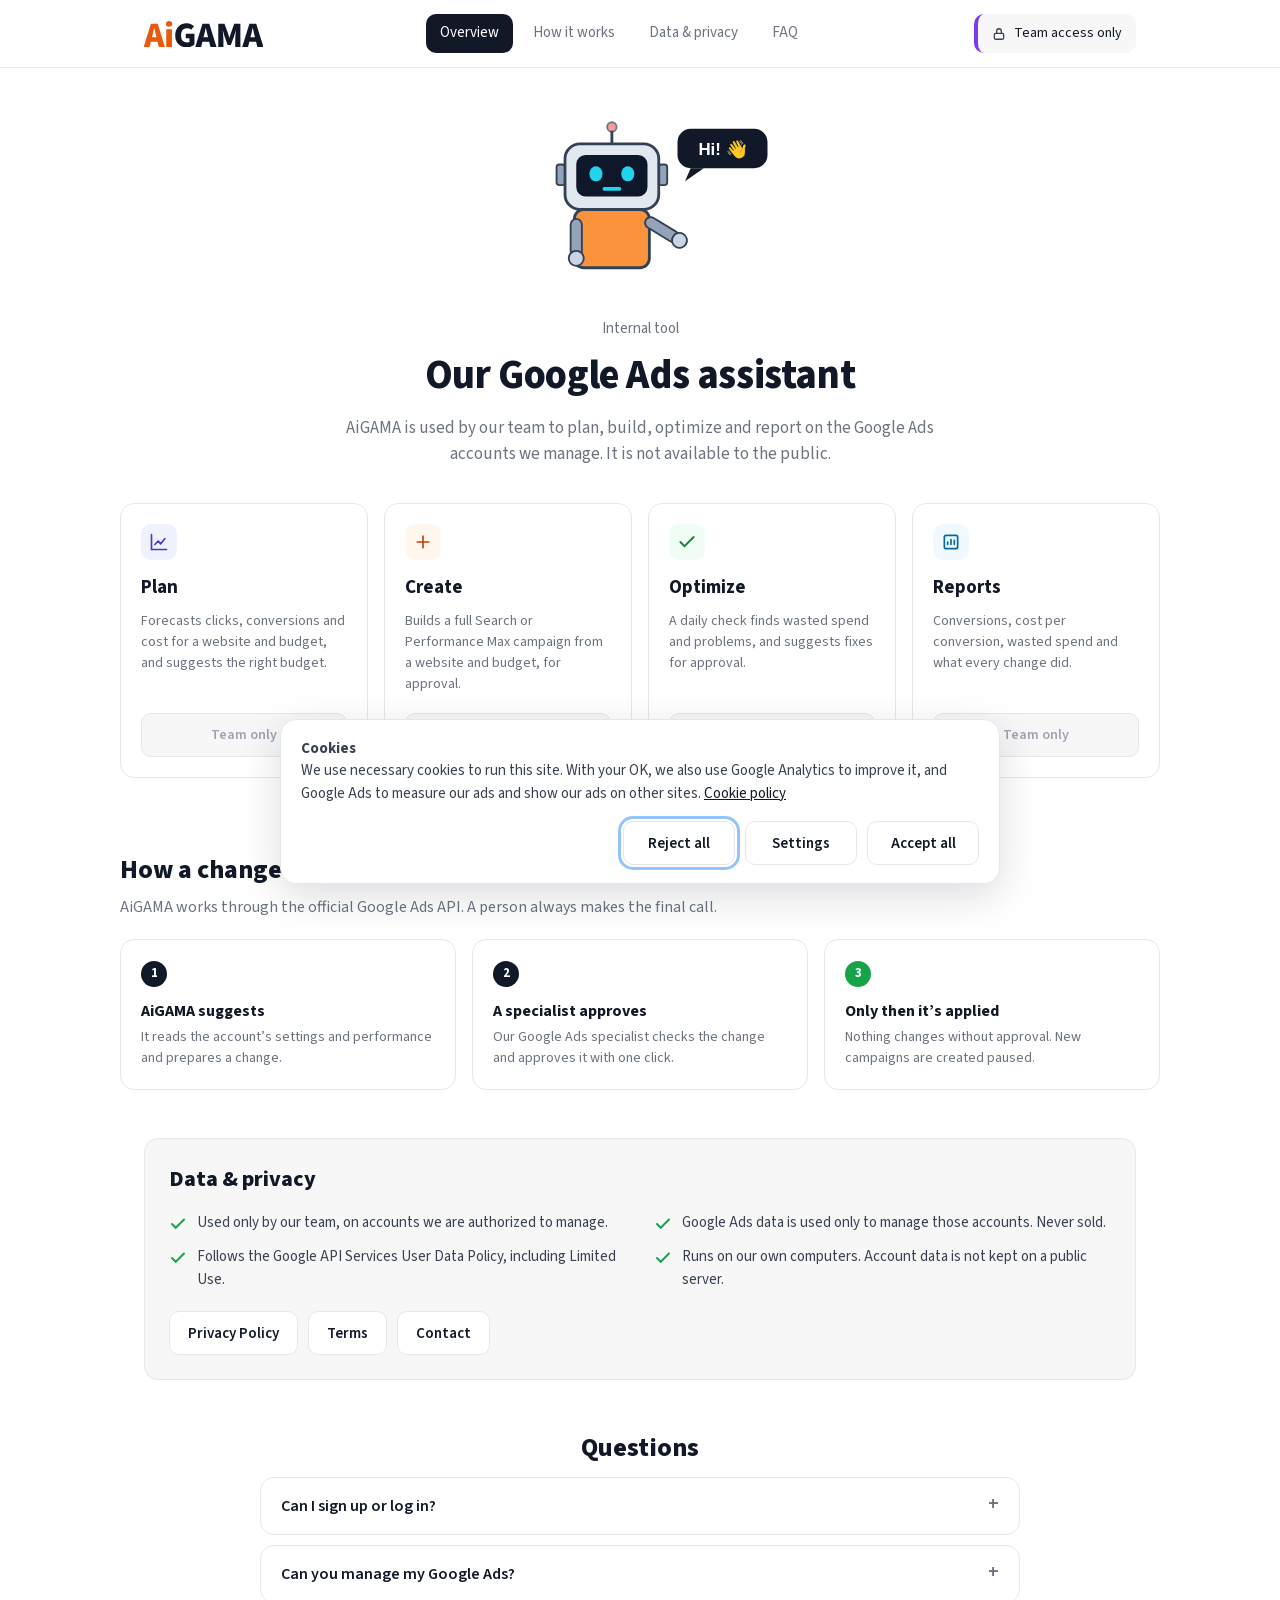
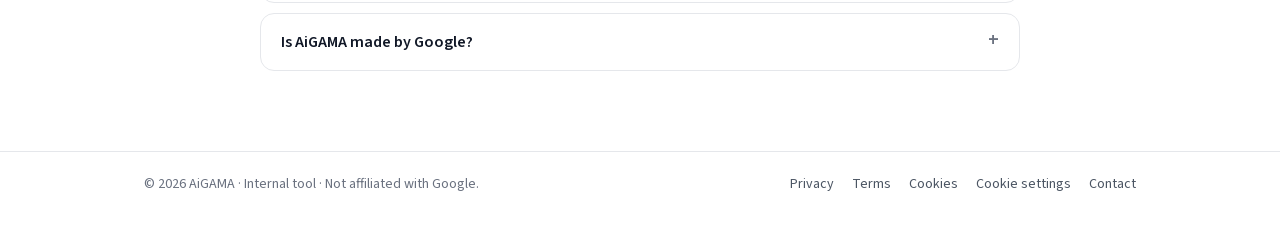
<file: index.html>
<!doctype html>
<html lang="en">
<head>
  <meta charset="utf-8">
  <meta name="viewport" content="width=device-width, initial-scale=1">
  <meta name="google-site-verification" content="aGVJF5UC2sdxecTn2peAi9qmZpqhLksQKVop2zjfUcA">
  <title>AiGAMA – Internal Google Ads tool</title>
  <meta name="description" content="AiGAMA is our internal tool for planning, building, optimizing and reporting on the Google Ads accounts we manage. Team access only.">
  <link rel="canonical" href="https://aigama.app/">
  <meta property="og:title" content="AiGAMA – Internal Google Ads tool">
  <meta property="og:description" content="Our internal tool for planning, building, optimizing and reporting on the Google Ads accounts we manage.">
  <meta property="og:url" content="https://aigama.app/">
  <meta property="og:type" content="website">
  <meta property="og:image" content="https://aigama.app/og-image.png">
  <meta property="og:image:width" content="1200">
  <meta property="og:image:height" content="630">
  <meta name="twitter:card" content="summary_large_image">
  <link rel="icon" href="favicon.ico" sizes="any">
  <link rel="icon" href="favicon.svg" type="image/svg+xml">
  <link rel="apple-touch-icon" href="apple-touch-icon.png">
  <link rel="manifest" href="site.webmanifest">
  <meta name="theme-color" content="#111827">
  <link rel="stylesheet" href="style.css">
</head>
<body>

<header class="topbar">
  <div class="wrap">
    <a href="/" class="logo" aria-label="AiGAMA – home">
      <img src="logo.svg" width="119" height="26" alt="AiGAMA">
    </a>
    <nav class="tabs" aria-label="Main">
      <a href="#top" class="active">Overview</a>
      <a href="#how">How it works</a>
      <a href="#data">Data &amp; privacy</a>
      <a href="#faq">FAQ</a>
    </nav>
    <span class="access-chip">
      <svg width="14" height="14" viewBox="0 0 24 24" fill="none" stroke="#374151" stroke-width="2.2" stroke-linecap="round" aria-hidden="true"><rect x="4" y="11" width="16" height="10" rx="2"/><path d="M8 11V7a4 4 0 0 1 8 0v4"/></svg>
      Team access only
    </span>
  </div>
</header>

<main id="top">

  <section class="home wrap">
    <img src="robot-hello.svg" width="300" height="184" alt="">
    <p class="greeting muted">Internal tool</p>
    <h1>Our Google Ads assistant</h1>
    <p class="sub muted">AiGAMA is used by our team to plan, build, optimize and report on the Google Ads accounts we manage. It is not available to the public.</p>

    <div class="cards">
      <div class="card tool">
        <div class="icon" style="background: #EEF2FF">
          <svg width="20" height="20" viewBox="0 0 24 24" fill="none" stroke="#4338CA" stroke-width="2" stroke-linecap="round" aria-hidden="true"><path d="M3 3v18h18"/><path d="M7 15l4-4 3 3 5-6"/></svg>
        </div>
        <h3>Plan</h3>
        <p class="muted">Forecasts clicks, conversions and cost for a website and budget, and suggests the right budget.</p>
        <span class="btn btn-locked" aria-disabled="true">Team only</span>
      </div>
      <div class="card tool">
        <div class="icon" style="background: #FFF7ED">
          <svg width="20" height="20" viewBox="0 0 24 24" fill="none" stroke="#C2410C" stroke-width="2" stroke-linecap="round" aria-hidden="true"><path d="M12 5v14M5 12h14"/></svg>
        </div>
        <h3>Create</h3>
        <p class="muted">Builds a full Search or Performance Max campaign from a website and budget, for approval.</p>
        <span class="btn btn-locked" aria-disabled="true">Team only</span>
      </div>
      <div class="card tool">
        <div class="icon" style="background: #F0FDF4">
          <svg width="20" height="20" viewBox="0 0 24 24" fill="none" stroke="#15803D" stroke-width="2.2" stroke-linecap="round" aria-hidden="true"><path d="M20 6L9 17l-5-5"/></svg>
        </div>
        <h3>Optimize</h3>
        <p class="muted">A daily check finds wasted spend and problems, and suggests fixes for approval.</p>
        <span class="btn btn-locked" aria-disabled="true">Team only</span>
      </div>
      <div class="card tool">
        <div class="icon" style="background: #F0F9FF">
          <svg width="20" height="20" viewBox="0 0 24 24" fill="none" stroke="#0369A1" stroke-width="2" stroke-linecap="round" aria-hidden="true"><rect x="4" y="4" width="16" height="16" rx="2"/><path d="M8 15v-3M12 15V9M16 15v-5"/></svg>
        </div>
        <h3>Reports</h3>
        <p class="muted">Conversions, cost per conversion, wasted spend and what every change did.</p>
        <span class="btn btn-locked" aria-disabled="true">Team only</span>
      </div>
    </div>
  </section>

  <section class="section wrap" id="how">
    <h2>How a change is made</h2>
    <p class="intro muted">AiGAMA works through the official Google Ads API. A person always makes the final call.</p>
    <div class="steps">
      <div class="card">
        <span class="num">1</span>
        <h3>AiGAMA suggests</h3>
        <p class="muted">It reads the account’s settings and performance and prepares a change.</p>
      </div>
      <div class="card">
        <span class="num">2</span>
        <h3>A specialist approves</h3>
        <p class="muted">Our Google Ads specialist checks the change and approves it with one click.</p>
      </div>
      <div class="card">
        <span class="num green">3</span>
        <h3>Only then it’s applied</h3>
        <p class="muted">Nothing changes without approval. New campaigns are created paused.</p>
      </div>
    </div>
  </section>

  <section class="wrap" id="data">
    <div class="panel">
      <h2 style="font-size: 22px; font-weight: 800">Data &amp; privacy</h2>
      <div class="panel-grid">
        <p class="check"><svg width="18" height="18" viewBox="0 0 24 24" fill="none" stroke="#16A34A" stroke-width="2.6" stroke-linecap="round" aria-hidden="true"><path d="M20 6L9 17l-5-5"/></svg>Used only by our team, on accounts we are authorized to manage.</p>
        <p class="check"><svg width="18" height="18" viewBox="0 0 24 24" fill="none" stroke="#16A34A" stroke-width="2.6" stroke-linecap="round" aria-hidden="true"><path d="M20 6L9 17l-5-5"/></svg>Google Ads data is used only to manage those accounts. Never sold.</p>
        <p class="check"><svg width="18" height="18" viewBox="0 0 24 24" fill="none" stroke="#16A34A" stroke-width="2.6" stroke-linecap="round" aria-hidden="true"><path d="M20 6L9 17l-5-5"/></svg>Follows the Google API Services User Data Policy, including Limited Use.</p>
        <p class="check"><svg width="18" height="18" viewBox="0 0 24 24" fill="none" stroke="#16A34A" stroke-width="2.6" stroke-linecap="round" aria-hidden="true"><path d="M20 6L9 17l-5-5"/></svg>Runs on our own computers. Account data is not kept on a public server.</p>
      </div>
      <div class="panel-links">
        <a href="privacy.html" class="btn">Privacy Policy</a>
        <a href="terms.html" class="btn">Terms</a>
        <a href="mailto:info@aigama.app" class="btn">Contact</a>
      </div>
    </div>
  </section>

  <section class="section faq wrap narrow" id="faq">
    <h2 class="center">Questions</h2>
    <details class="card"><summary>Can I sign up or log in?</summary><p class="muted">No. AiGAMA is an internal tool for our team only. There is no public sign-up or login.</p></details>
    <details class="card"><summary>Can you manage my Google Ads?</summary><p class="muted">Write to <a href="mailto:info@aigama.app">info@aigama.app</a> and tell us about your business.</p></details>
    <details class="card"><summary>Is AiGAMA made by Google?</summary><p class="muted">No. It uses the official Google Ads API but is not affiliated with or endorsed by Google.</p></details>
  </section>

</main>

<footer class="footer">
  <div class="wrap">
    <span class="muted">© 2026 AiGAMA · Internal tool · Not affiliated with Google.</span>
    <nav aria-label="Footer">
      <a href="privacy.html">Privacy</a>
      <a href="terms.html">Terms</a>
      <a href="cookies.html">Cookies</a>
      <a href="#" data-cookie-settings>Cookie settings</a>
      <a href="mailto:info@aigama.app">Contact</a>
    </nav>
  </div>
</footer>

<script src="consent.js"></script>
</body>
</html>
</file>
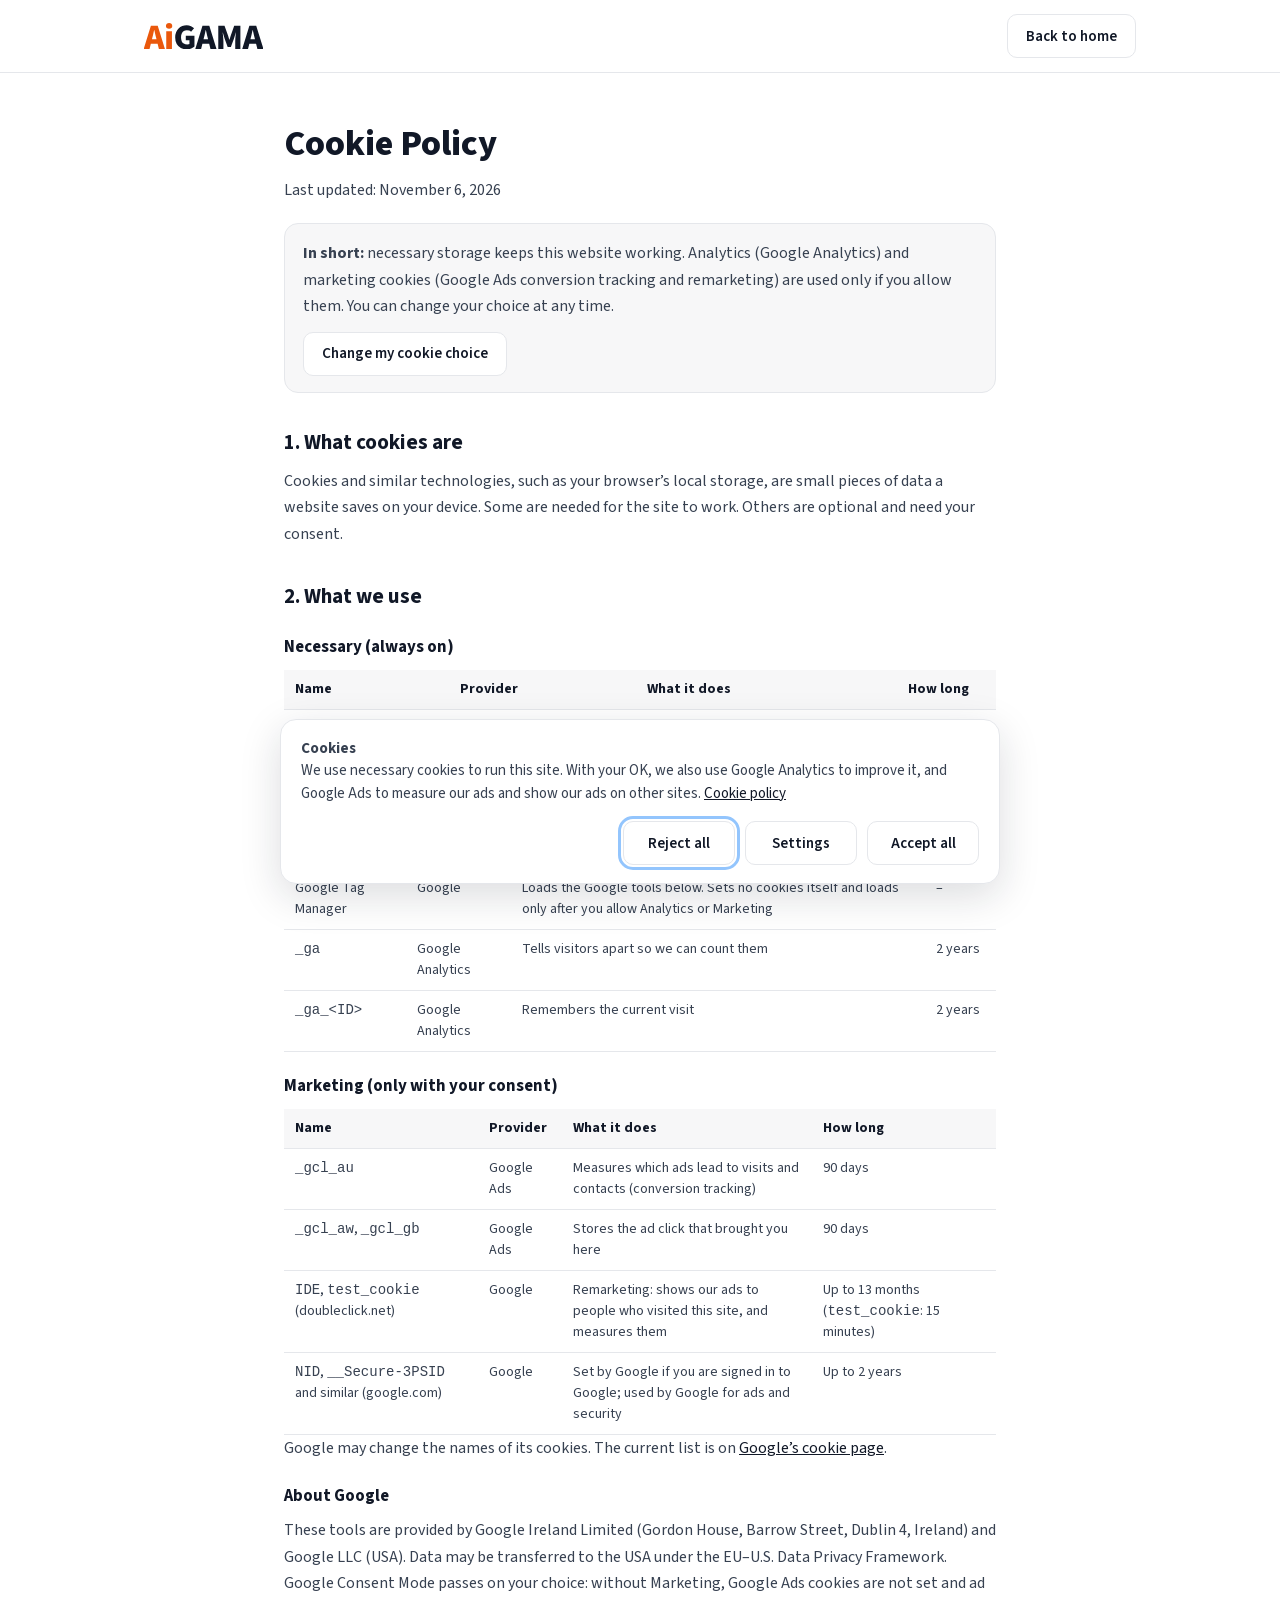
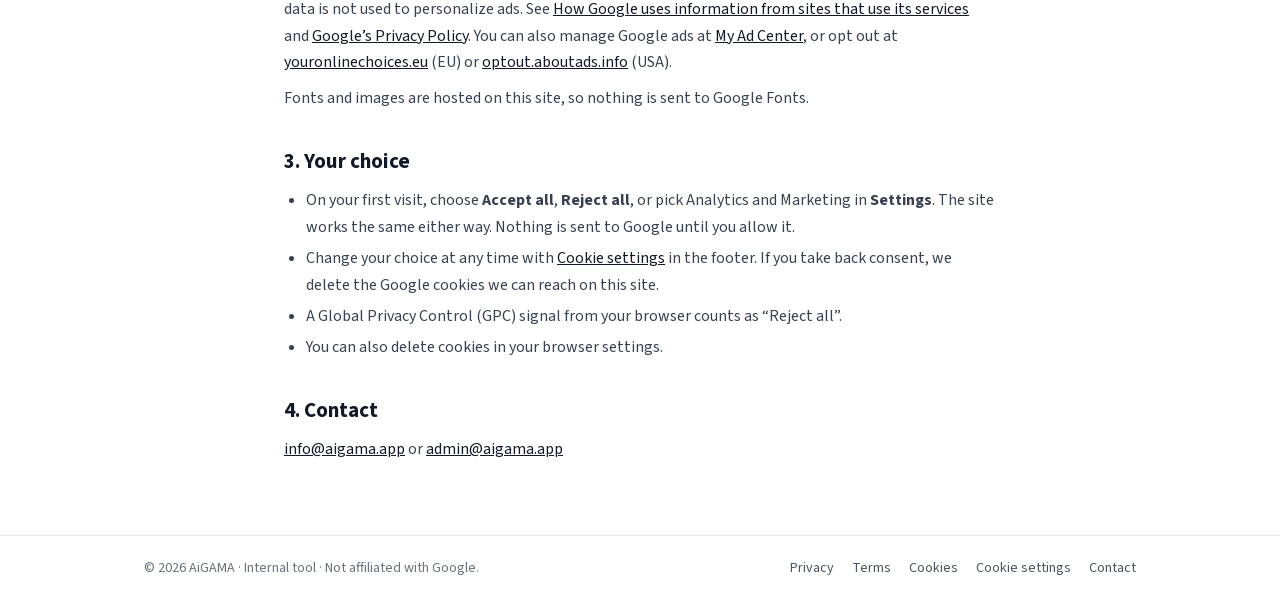
<file: cookies.html>
<!doctype html>
<html lang="en">
<head>
  <meta charset="utf-8">
  <meta name="viewport" content="width=device-width, initial-scale=1">
  <meta name="google-site-verification" content="aGVJF5UC2sdxecTn2peAi9qmZpqhLksQKVop2zjfUcA">
  <title>Cookie Policy – AiGAMA</title>
  <meta name="description" content="Which cookies the AiGAMA website uses, and how to change your choice.">
  <link rel="canonical" href="https://aigama.app/cookies.html">
  <link rel="icon" href="favicon.ico" sizes="any">
  <link rel="icon" href="favicon.svg" type="image/svg+xml">
  <link rel="apple-touch-icon" href="apple-touch-icon.png">
  <link rel="manifest" href="site.webmanifest">
  <meta name="theme-color" content="#111827">
  <link rel="stylesheet" href="style.css">
</head>
<body>

<header class="topbar">
  <div class="wrap">
    <a href="/" class="logo" aria-label="AiGAMA – home">
      <img src="logo.svg" width="119" height="26" alt="AiGAMA">
    </a>
    <a href="/" class="btn">Back to home</a>
  </div>
</header>

<main class="legal">
  <div class="wrap narrow">
    <h1>Cookie Policy</h1>
    <p class="updated muted">Last updated: November 6, 2026</p>

    <div class="box">
      <p><strong>In short:</strong> necessary storage keeps this website working. Analytics (Google Analytics) and marketing cookies (Google Ads conversion tracking and remarketing) are used only if you allow them. You can change your choice at any time.</p>
      <p style="margin-top: 12px"><a href="#" class="btn" data-cookie-settings>Change my cookie choice</a></p>
    </div>

    <h2>1. What cookies are</h2>
    <p>Cookies and similar technologies, such as your browser’s local storage, are small pieces of data a website saves on your device. Some are needed for the site to work. Others are optional and need your consent.</p>

    <h2>2. What we use</h2>

    <h3>Necessary (always on)</h3>
    <div class="table-scroll">
      <table>
        <thead><tr><th>Name</th><th>Provider</th><th>What it does</th><th>How long</th></tr></thead>
        <tbody>
          <tr><td><code>aigama_consent</code></td><td>AiGAMA (local storage)</td><td>Remembers your cookie choices</td><td>12 months</td></tr>
        </tbody>
      </table>
    </div>

    <h3>Analytics (only with your consent)</h3>
    <div class="table-scroll">
      <table>
        <thead><tr><th>Name</th><th>Provider</th><th>What it does</th><th>How long</th></tr></thead>
        <tbody>
          <tr><td>Google Tag Manager</td><td>Google</td><td>Loads the Google tools below. Sets no cookies itself and loads only after you allow Analytics or Marketing</td><td>–</td></tr>
          <tr><td><code>_ga</code></td><td>Google Analytics</td><td>Tells visitors apart so we can count them</td><td>2 years</td></tr>
          <tr><td><code>_ga_&lt;ID&gt;</code></td><td>Google Analytics</td><td>Remembers the current visit</td><td>2 years</td></tr>
        </tbody>
      </table>
    </div>

    <h3>Marketing (only with your consent)</h3>
    <div class="table-scroll">
      <table>
        <thead><tr><th>Name</th><th>Provider</th><th>What it does</th><th>How long</th></tr></thead>
        <tbody>
          <tr><td><code>_gcl_au</code></td><td>Google Ads</td><td>Measures which ads lead to visits and contacts (conversion tracking)</td><td>90 days</td></tr>
          <tr><td><code>_gcl_aw</code>, <code>_gcl_gb</code></td><td>Google Ads</td><td>Stores the ad click that brought you here</td><td>90 days</td></tr>
          <tr><td><code>IDE</code>, <code>test_cookie</code> (doubleclick.net)</td><td>Google</td><td>Remarketing: shows our ads to people who visited this site, and measures them</td><td>Up to 13 months (<code>test_cookie</code>: 15 minutes)</td></tr>
          <tr><td><code>NID</code>, <code>__Secure-3PSID</code> and similar (google.com)</td><td>Google</td><td>Set by Google if you are signed in to Google; used by Google for ads and security</td><td>Up to 2 years</td></tr>
        </tbody>
      </table>
    </div>
    <p>Google may change the names of its cookies. The current list is on <a href="https://business.safety.google/adscookies/" rel="noopener">Google’s cookie page</a>.</p>

    <h3>About Google</h3>
    <p>These tools are provided by Google Ireland Limited (Gordon House, Barrow Street, Dublin 4, Ireland) and Google LLC (USA). Data may be transferred to the USA under the EU–U.S. Data Privacy Framework. Google Consent Mode passes on your choice: without Marketing, Google Ads cookies are not set and ad data is not used to personalize ads. See <a href="https://policies.google.com/technologies/partner-sites" rel="noopener">How Google uses information from sites that use its services</a> and <a href="https://policies.google.com/privacy" rel="noopener">Google’s Privacy Policy</a>. You can also manage Google ads at <a href="https://myadcenter.google.com/" rel="noopener">My Ad Center</a>, or opt out at <a href="https://www.youronlinechoices.eu/" rel="noopener">youronlinechoices.eu</a> (EU) or <a href="https://optout.aboutads.info/" rel="noopener">optout.aboutads.info</a> (USA).</p>
    <p>Fonts and images are hosted on this site, so nothing is sent to Google Fonts.</p>

    <h2>3. Your choice</h2>
    <ul>
      <li>On your first visit, choose <strong>Accept all</strong>, <strong>Reject all</strong>, or pick Analytics and Marketing in <strong>Settings</strong>. The site works the same either way. Nothing is sent to Google until you allow it.</li>
      <li>Change your choice at any time with <a href="#" data-cookie-settings>Cookie settings</a> in the footer. If you take back consent, we delete the Google cookies we can reach on this site.</li>
      <li>A Global Privacy Control (GPC) signal from your browser counts as “Reject all”.</li>
      <li>You can also delete cookies in your browser settings.</li>
    </ul>

    <h2>4. Contact</h2>
    <p><a href="mailto:info@aigama.app">info@aigama.app</a> or <a href="mailto:admin@aigama.app">admin@aigama.app</a></p>
  </div>
</main>

<footer class="footer">
  <div class="wrap">
    <span class="muted">© 2026 AiGAMA · Internal tool · Not affiliated with Google.</span>
    <nav aria-label="Footer">
      <a href="privacy.html">Privacy</a>
      <a href="terms.html">Terms</a>
      <a href="cookies.html">Cookies</a>
      <a href="#" data-cookie-settings>Cookie settings</a>
      <a href="mailto:info@aigama.app">Contact</a>
    </nav>
  </div>
</footer>

<script src="consent.js"></script>
</body>
</html>
</file>
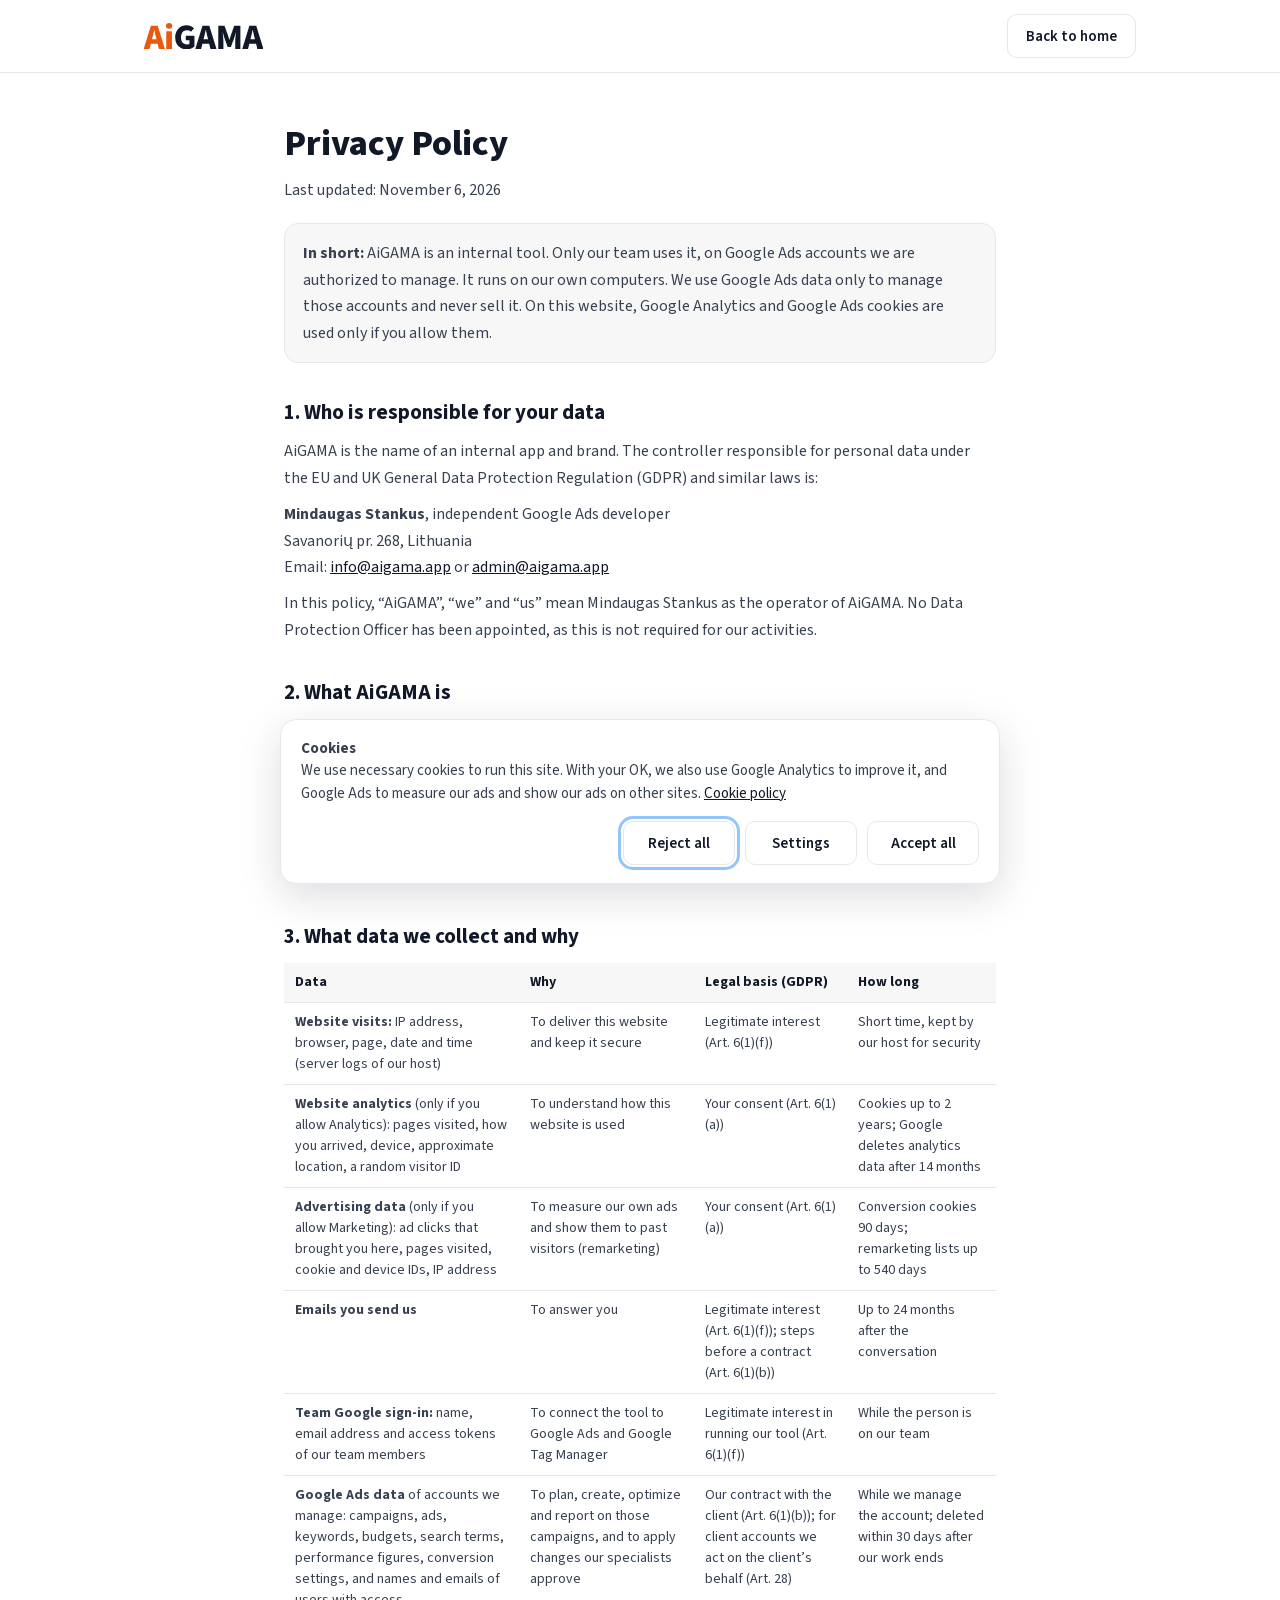
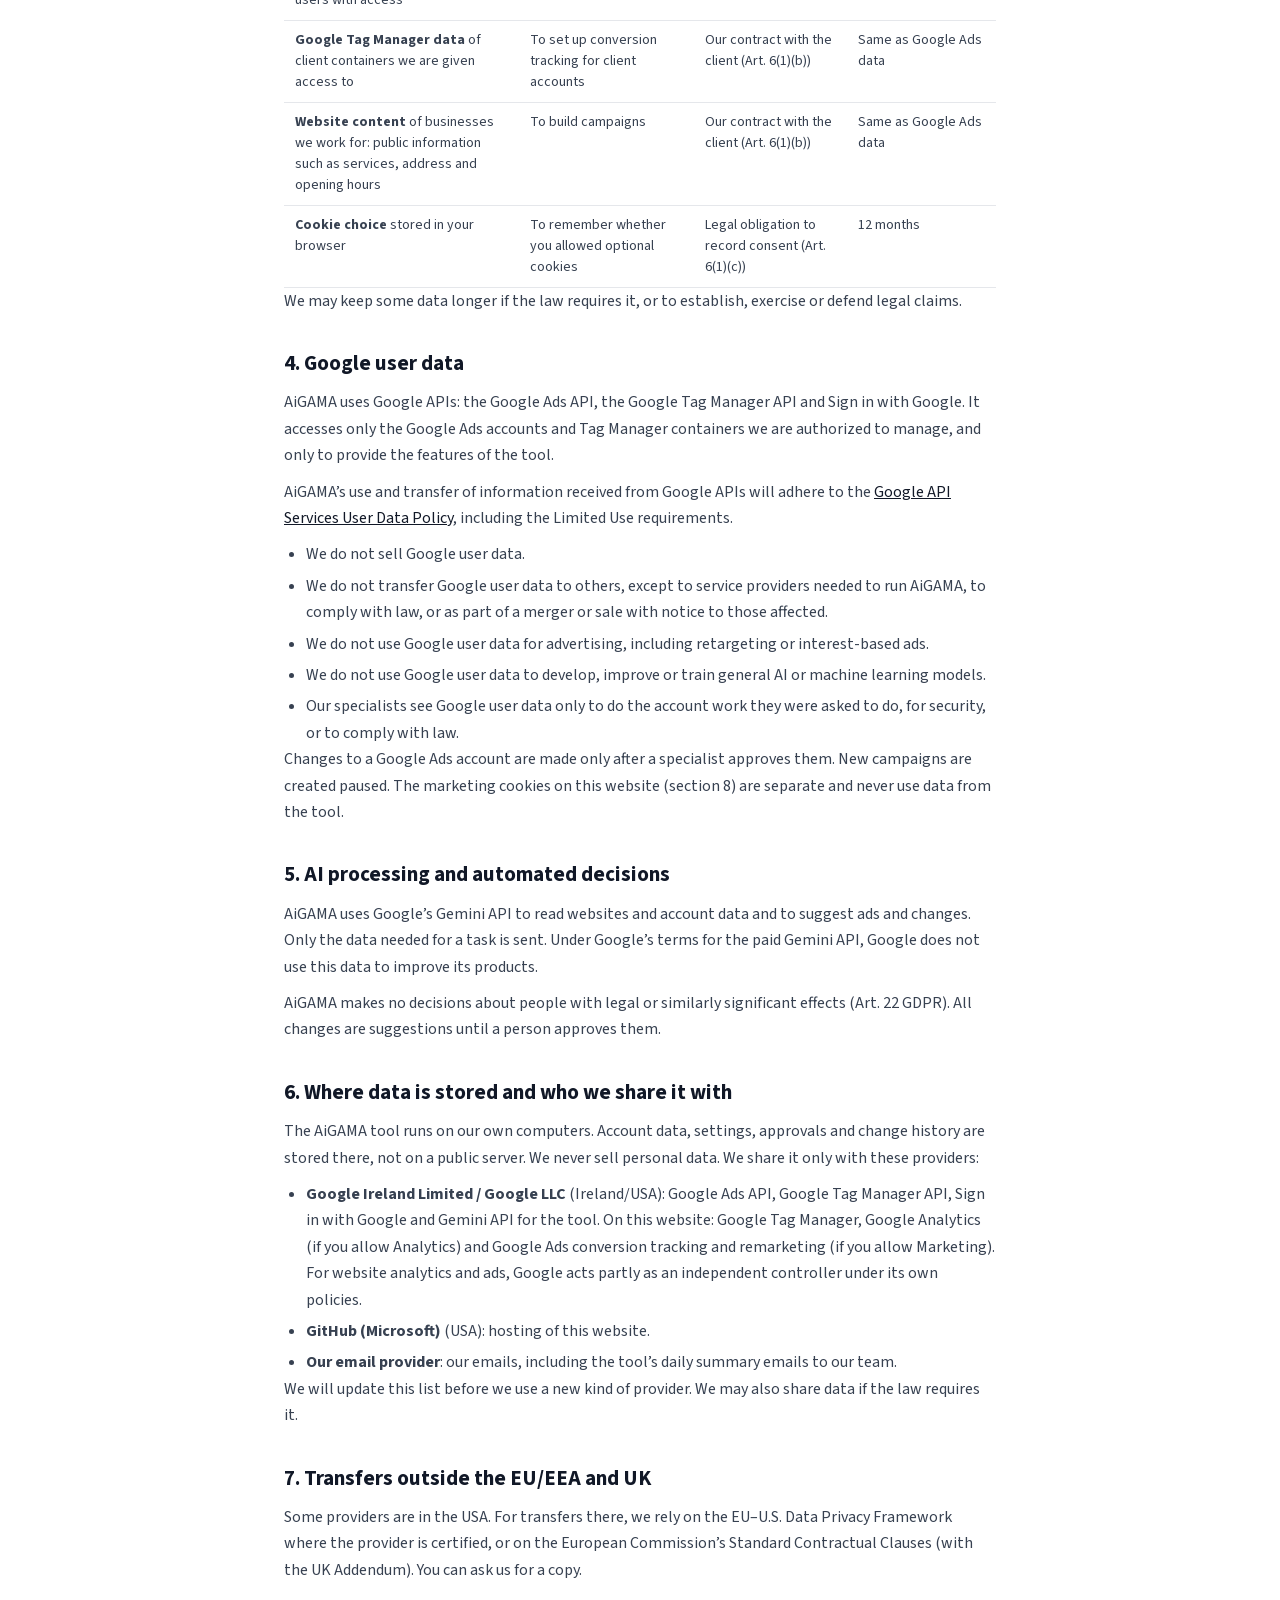
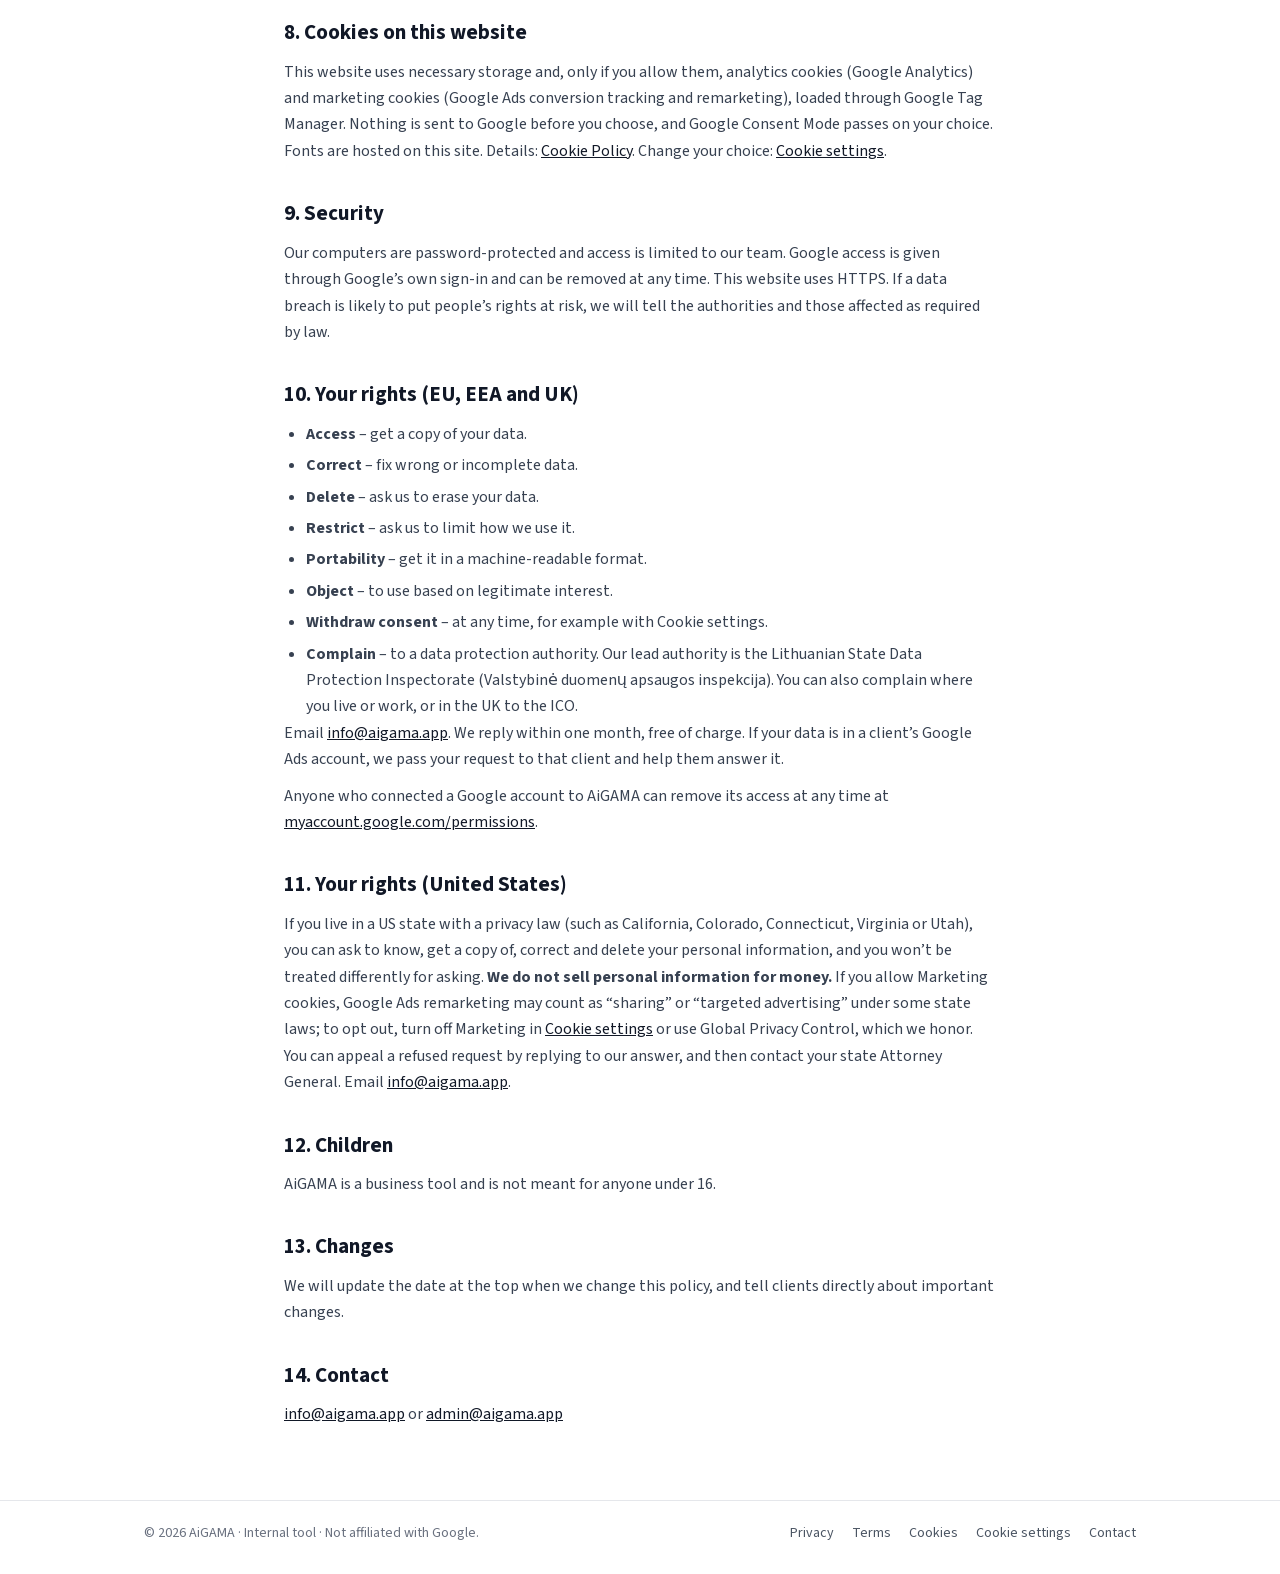
<file: privacy.html>
<!doctype html>
<html lang="en">
<head>
  <meta charset="utf-8">
  <meta name="viewport" content="width=device-width, initial-scale=1">
  <meta name="google-site-verification" content="aGVJF5UC2sdxecTn2peAi9qmZpqhLksQKVop2zjfUcA">
  <title>Privacy Policy – AiGAMA</title>
  <meta name="description" content="How AiGAMA, an internal Google Ads tool, handles data from this website and from the Google Ads accounts we manage.">
  <link rel="canonical" href="https://aigama.app/privacy.html">
  <link rel="icon" href="favicon.ico" sizes="any">
  <link rel="icon" href="favicon.svg" type="image/svg+xml">
  <link rel="apple-touch-icon" href="apple-touch-icon.png">
  <link rel="manifest" href="site.webmanifest">
  <meta name="theme-color" content="#111827">
  <link rel="stylesheet" href="style.css">
</head>
<body>

<header class="topbar">
  <div class="wrap">
    <a href="/" class="logo" aria-label="AiGAMA – home">
      <img src="logo.svg" width="119" height="26" alt="AiGAMA">
    </a>
    <a href="/" class="btn">Back to home</a>
  </div>
</header>

<main class="legal">
  <div class="wrap narrow">
    <h1>Privacy Policy</h1>
    <p class="updated muted">Last updated: November 6, 2026</p>

    <div class="box">
      <p><strong>In short:</strong> AiGAMA is an internal tool. Only our team uses it, on Google Ads accounts we are authorized to manage. It runs on our own computers. We use Google Ads data only to manage those accounts and never sell it. On this website, Google Analytics and Google Ads cookies are used only if you allow them.</p>
    </div>

    <h2>1. Who is responsible for your data</h2>
    <p>AiGAMA is the name of an internal app and brand. The controller responsible for personal data under the EU and UK General Data Protection Regulation (GDPR) and similar laws is:</p>
    <p><strong>Mindaugas Stankus</strong>, independent Google Ads developer<br>Savanorių pr. 268, Lithuania<br>Email: <a href="mailto:info@aigama.app">info@aigama.app</a> or <a href="mailto:admin@aigama.app">admin@aigama.app</a></p>
    <p>In this policy, “AiGAMA”, “we” and “us” mean Mindaugas Stankus as the operator of AiGAMA. No Data Protection Officer has been appointed, as this is not required for our activities.</p>

    <h2>2. What AiGAMA is</h2>
    <p>AiGAMA is an internal tool for planning, creating, optimizing and reporting on Google Ads campaigns. It is used only by our own Google Ads specialists and runs on our own computers. It is not offered to the public, and there is no public sign-up or login.</p>
    <p>We use it on our own Google Ads accounts and on client accounts that we manage with the account owner’s permission, usually through a Google Ads manager account. When we manage a client’s account, we process its data on the client’s behalf, under our agreement with the client.</p>

    <h2>3. What data we collect and why</h2>
    <div class="table-scroll">
      <table>
        <thead><tr><th>Data</th><th>Why</th><th>Legal basis (GDPR)</th><th>How long</th></tr></thead>
        <tbody>
          <tr>
            <td><strong>Website visits:</strong> IP address, browser, page, date and time (server logs of our host)</td>
            <td>To deliver this website and keep it secure</td>
            <td>Legitimate interest (Art. 6(1)(f))</td>
            <td>Short time, kept by our host for security</td>
          </tr>
          <tr>
            <td><strong>Website analytics</strong> (only if you allow Analytics): pages visited, how you arrived, device, approximate location, a random visitor ID</td>
            <td>To understand how this website is used</td>
            <td>Your consent (Art. 6(1)(a))</td>
            <td>Cookies up to 2 years; Google deletes analytics data after 14 months</td>
          </tr>
          <tr>
            <td><strong>Advertising data</strong> (only if you allow Marketing): ad clicks that brought you here, pages visited, cookie and device IDs, IP address</td>
            <td>To measure our own ads and show them to past visitors (remarketing)</td>
            <td>Your consent (Art. 6(1)(a))</td>
            <td>Conversion cookies 90 days; remarketing lists up to 540 days</td>
          </tr>
          <tr>
            <td><strong>Emails you send us</strong></td>
            <td>To answer you</td>
            <td>Legitimate interest (Art. 6(1)(f)); steps before a contract (Art. 6(1)(b))</td>
            <td>Up to 24 months after the conversation</td>
          </tr>
          <tr>
            <td><strong>Team Google sign-in:</strong> name, email address and access tokens of our team members</td>
            <td>To connect the tool to Google Ads and Google Tag Manager</td>
            <td>Legitimate interest in running our tool (Art. 6(1)(f))</td>
            <td>While the person is on our team</td>
          </tr>
          <tr>
            <td><strong>Google Ads data</strong> of accounts we manage: campaigns, ads, keywords, budgets, search terms, performance figures, conversion settings, and names and emails of users with access</td>
            <td>To plan, create, optimize and report on those campaigns, and to apply changes our specialists approve</td>
            <td>Our contract with the client (Art. 6(1)(b)); for client accounts we act on the client’s behalf (Art. 28)</td>
            <td>While we manage the account; deleted within 30 days after our work ends</td>
          </tr>
          <tr>
            <td><strong>Google Tag Manager data</strong> of client containers we are given access to</td>
            <td>To set up conversion tracking for client accounts</td>
            <td>Our contract with the client (Art. 6(1)(b))</td>
            <td>Same as Google Ads data</td>
          </tr>
          <tr>
            <td><strong>Website content</strong> of businesses we work for: public information such as services, address and opening hours</td>
            <td>To build campaigns</td>
            <td>Our contract with the client (Art. 6(1)(b))</td>
            <td>Same as Google Ads data</td>
          </tr>
          <tr>
            <td><strong>Cookie choice</strong> stored in your browser</td>
            <td>To remember whether you allowed optional cookies</td>
            <td>Legal obligation to record consent (Art. 6(1)(c))</td>
            <td>12 months</td>
          </tr>
        </tbody>
      </table>
    </div>
    <p>We may keep some data longer if the law requires it, or to establish, exercise or defend legal claims.</p>

    <h2>4. Google user data</h2>
    <p>AiGAMA uses Google APIs: the Google Ads API, the Google Tag Manager API and Sign in with Google. It accesses only the Google Ads accounts and Tag Manager containers we are authorized to manage, and only to provide the features of the tool.</p>
    <p>AiGAMA’s use and transfer of information received from Google APIs will adhere to the <a href="https://developers.google.com/terms/api-services-user-data-policy" rel="noopener">Google API Services User Data Policy</a>, including the Limited Use requirements.</p>
    <ul>
      <li>We do not sell Google user data.</li>
      <li>We do not transfer Google user data to others, except to service providers needed to run AiGAMA, to comply with law, or as part of a merger or sale with notice to those affected.</li>
      <li>We do not use Google user data for advertising, including retargeting or interest-based ads.</li>
      <li>We do not use Google user data to develop, improve or train general AI or machine learning models.</li>
      <li>Our specialists see Google user data only to do the account work they were asked to do, for security, or to comply with law.</li>
    </ul>
    <p>Changes to a Google Ads account are made only after a specialist approves them. New campaigns are created paused. The marketing cookies on this website (section 8) are separate and never use data from the tool.</p>

    <h2>5. AI processing and automated decisions</h2>
    <p>AiGAMA uses Google’s Gemini API to read websites and account data and to suggest ads and changes. Only the data needed for a task is sent. Under Google’s terms for the paid Gemini API, Google does not use this data to improve its products.</p>
    <p>AiGAMA makes no decisions about people with legal or similarly significant effects (Art. 22 GDPR). All changes are suggestions until a person approves them.</p>

    <h2>6. Where data is stored and who we share it with</h2>
    <p>The AiGAMA tool runs on our own computers. Account data, settings, approvals and change history are stored there, not on a public server. We never sell personal data. We share it only with these providers:</p>
    <ul>
      <li><strong>Google Ireland Limited / Google LLC</strong> (Ireland/USA): Google Ads API, Google Tag Manager API, Sign in with Google and Gemini API for the tool. On this website: Google Tag Manager, Google Analytics (if you allow Analytics) and Google Ads conversion tracking and remarketing (if you allow Marketing). For website analytics and ads, Google acts partly as an independent controller under its own policies.</li>
      <li><strong>GitHub (Microsoft)</strong> (USA): hosting of this website.</li>
      <li><strong>Our email provider</strong>: our emails, including the tool’s daily summary emails to our team.</li>
    </ul>
    <p>We will update this list before we use a new kind of provider. We may also share data if the law requires it.</p>

    <h2>7. Transfers outside the EU/EEA and UK</h2>
    <p>Some providers are in the USA. For transfers there, we rely on the EU–U.S. Data Privacy Framework where the provider is certified, or on the European Commission’s Standard Contractual Clauses (with the UK Addendum). You can ask us for a copy.</p>

    <h2>8. Cookies on this website</h2>
    <p>This website uses necessary storage and, only if you allow them, analytics cookies (Google Analytics) and marketing cookies (Google Ads conversion tracking and remarketing), loaded through Google Tag Manager. Nothing is sent to Google before you choose, and Google Consent Mode passes on your choice. Fonts are hosted on this site. Details: <a href="cookies.html">Cookie Policy</a>. Change your choice: <a href="#" data-cookie-settings>Cookie settings</a>.</p>

    <h2>9. Security</h2>
    <p>Our computers are password-protected and access is limited to our team. Google access is given through Google’s own sign-in and can be removed at any time. This website uses HTTPS. If a data breach is likely to put people’s rights at risk, we will tell the authorities and those affected as required by law.</p>

    <h2>10. Your rights (EU, EEA and UK)</h2>
    <ul>
      <li><strong>Access</strong> – get a copy of your data.</li>
      <li><strong>Correct</strong> – fix wrong or incomplete data.</li>
      <li><strong>Delete</strong> – ask us to erase your data.</li>
      <li><strong>Restrict</strong> – ask us to limit how we use it.</li>
      <li><strong>Portability</strong> – get it in a machine-readable format.</li>
      <li><strong>Object</strong> – to use based on legitimate interest.</li>
      <li><strong>Withdraw consent</strong> – at any time, for example with Cookie settings.</li>
      <li><strong>Complain</strong> – to a data protection authority. Our lead authority is the Lithuanian State Data Protection Inspectorate (Valstybinė duomenų apsaugos inspekcija). You can also complain where you live or work, or in the UK to the ICO.</li>
    </ul>
    <p>Email <a href="mailto:info@aigama.app">info@aigama.app</a>. We reply within one month, free of charge. If your data is in a client’s Google Ads account, we pass your request to that client and help them answer it.</p>
    <p>Anyone who connected a Google account to AiGAMA can remove its access at any time at <a href="https://myaccount.google.com/permissions" rel="noopener">myaccount.google.com/permissions</a>.</p>

    <h2>11. Your rights (United States)</h2>
    <p>If you live in a US state with a privacy law (such as California, Colorado, Connecticut, Virginia or Utah), you can ask to know, get a copy of, correct and delete your personal information, and you won’t be treated differently for asking. <strong>We do not sell personal information for money.</strong> If you allow Marketing cookies, Google Ads remarketing may count as “sharing” or “targeted advertising” under some state laws; to opt out, turn off Marketing in <a href="#" data-cookie-settings>Cookie settings</a> or use Global Privacy Control, which we honor. You can appeal a refused request by replying to our answer, and then contact your state Attorney General. Email <a href="mailto:info@aigama.app">info@aigama.app</a>.</p>

    <h2>12. Children</h2>
    <p>AiGAMA is a business tool and is not meant for anyone under 16.</p>

    <h2>13. Changes</h2>
    <p>We will update the date at the top when we change this policy, and tell clients directly about important changes.</p>

    <h2>14. Contact</h2>
    <p><a href="mailto:info@aigama.app">info@aigama.app</a> or <a href="mailto:admin@aigama.app">admin@aigama.app</a></p>
  </div>
</main>

<footer class="footer">
  <div class="wrap">
    <span class="muted">© 2026 AiGAMA · Internal tool · Not affiliated with Google.</span>
    <nav aria-label="Footer">
      <a href="privacy.html">Privacy</a>
      <a href="terms.html">Terms</a>
      <a href="cookies.html">Cookies</a>
      <a href="#" data-cookie-settings>Cookie settings</a>
      <a href="mailto:info@aigama.app">Contact</a>
    </nav>
  </div>
</footer>

<script src="consent.js"></script>
</body>
</html>
</file>
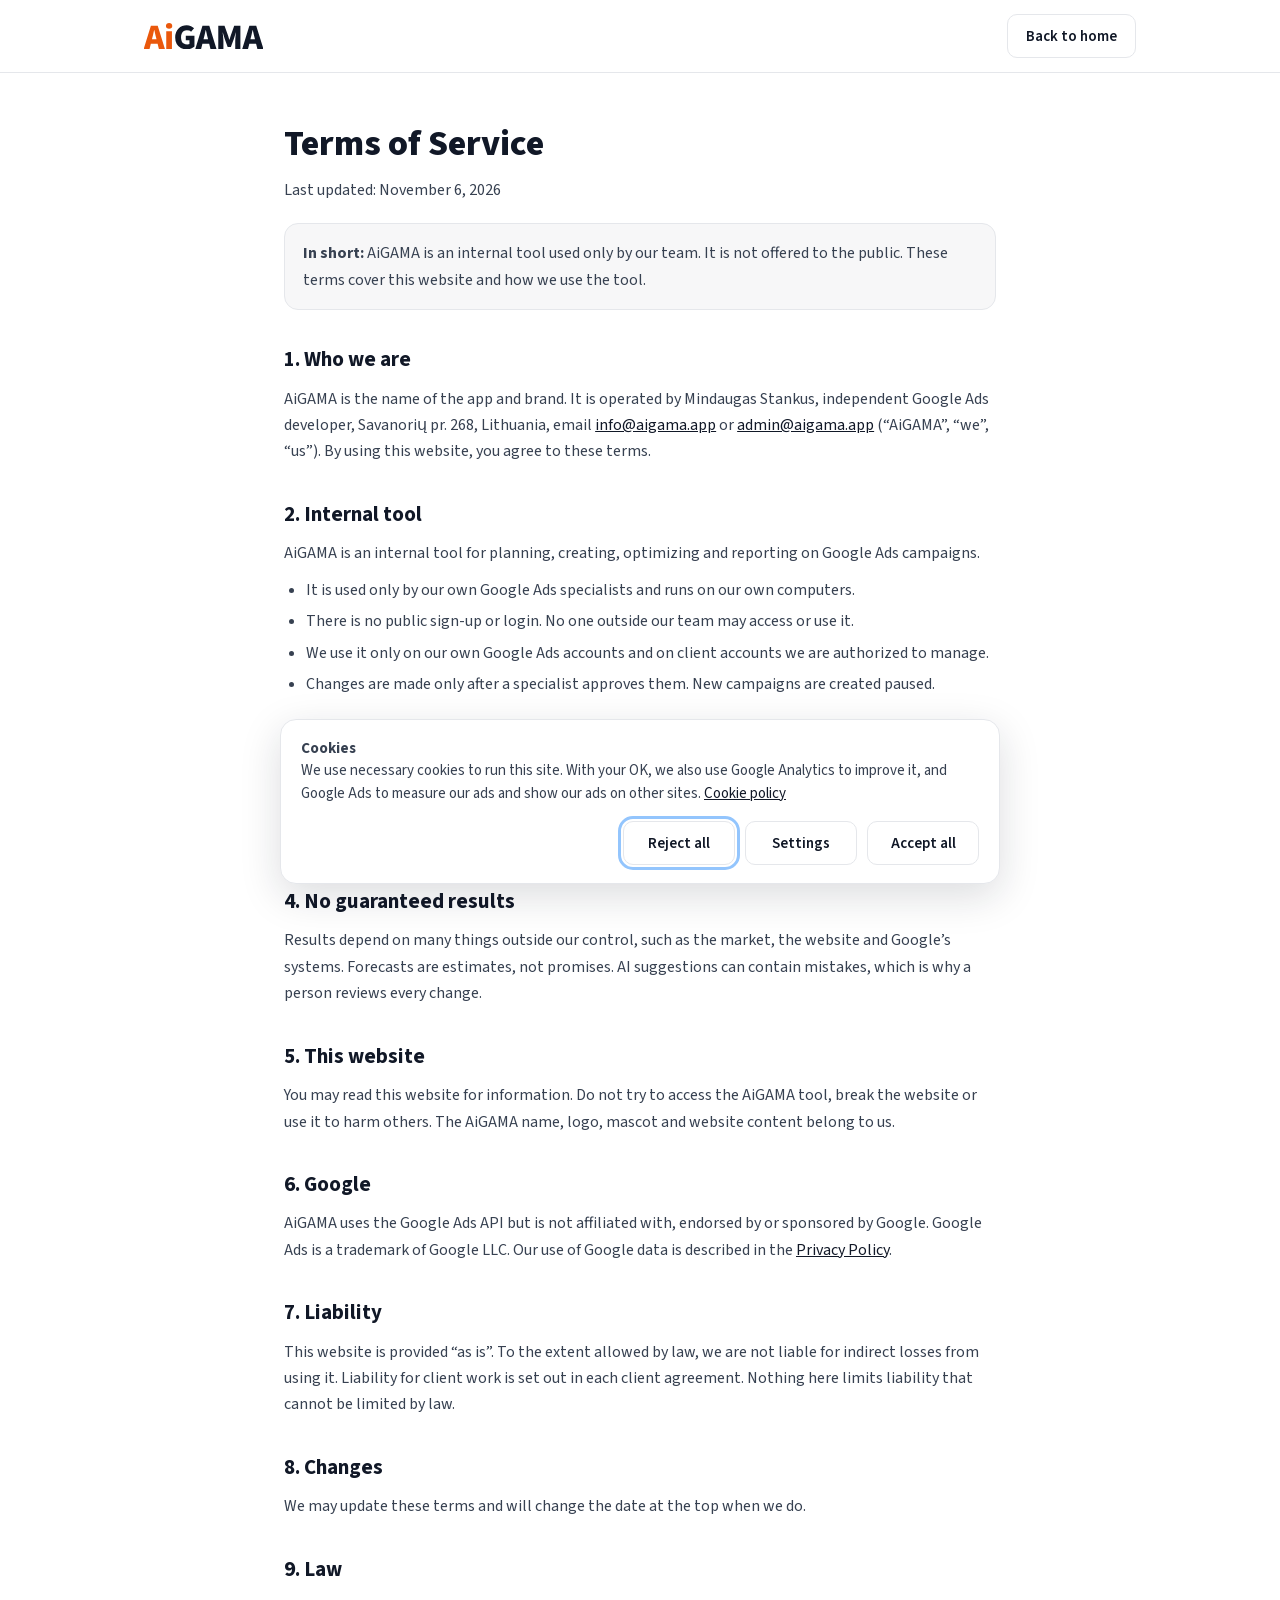
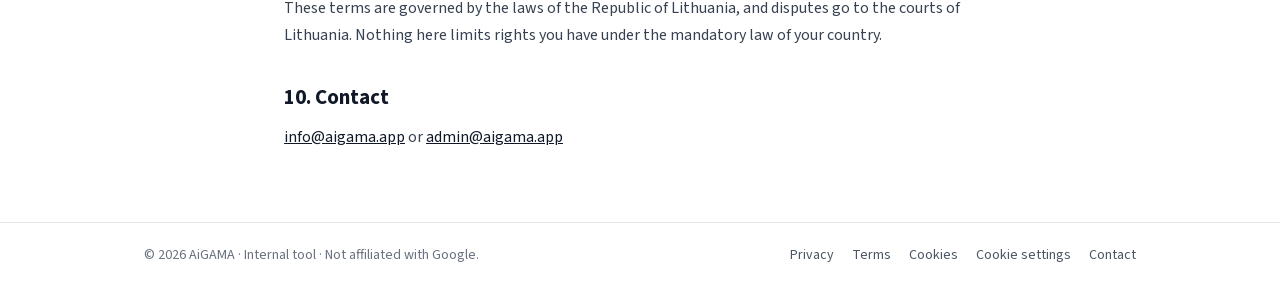
<file: terms.html>
<!doctype html>
<html lang="en">
<head>
  <meta charset="utf-8">
  <meta name="viewport" content="width=device-width, initial-scale=1">
  <meta name="google-site-verification" content="aGVJF5UC2sdxecTn2peAi9qmZpqhLksQKVop2zjfUcA">
  <title>Terms of Service – AiGAMA</title>
  <meta name="description" content="Terms for the AiGAMA website and the AiGAMA internal Google Ads tool.">
  <link rel="canonical" href="https://aigama.app/terms.html">
  <link rel="icon" href="favicon.ico" sizes="any">
  <link rel="icon" href="favicon.svg" type="image/svg+xml">
  <link rel="apple-touch-icon" href="apple-touch-icon.png">
  <link rel="manifest" href="site.webmanifest">
  <meta name="theme-color" content="#111827">
  <link rel="stylesheet" href="style.css">
</head>
<body>

<header class="topbar">
  <div class="wrap">
    <a href="/" class="logo" aria-label="AiGAMA – home">
      <img src="logo.svg" width="119" height="26" alt="AiGAMA">
    </a>
    <a href="/" class="btn">Back to home</a>
  </div>
</header>

<main class="legal">
  <div class="wrap narrow">
    <h1>Terms of Service</h1>
    <p class="updated muted">Last updated: November 6, 2026</p>

    <div class="box">
      <p><strong>In short:</strong> AiGAMA is an internal tool used only by our team. It is not offered to the public. These terms cover this website and how we use the tool.</p>
    </div>

    <h2>1. Who we are</h2>
    <p>AiGAMA is the name of the app and brand. It is operated by Mindaugas Stankus, independent Google Ads developer, Savanorių pr. 268, Lithuania, email <a href="mailto:info@aigama.app">info@aigama.app</a> or <a href="mailto:admin@aigama.app">admin@aigama.app</a> (“AiGAMA”, “we”, “us”). By using this website, you agree to these terms.</p>

    <h2>2. Internal tool</h2>
    <p>AiGAMA is an internal tool for planning, creating, optimizing and reporting on Google Ads campaigns.</p>
    <ul>
      <li>It is used only by our own Google Ads specialists and runs on our own computers.</li>
      <li>There is no public sign-up or login. No one outside our team may access or use it.</li>
      <li>We use it only on our own Google Ads accounts and on client accounts we are authorized to manage.</li>
      <li>Changes are made only after a specialist approves them. New campaigns are created paused.</li>
    </ul>

    <h2>3. Clients</h2>
    <p>Work for clients is covered by a separate agreement with each client. Clients do not get access to AiGAMA. The client authorizes us to access its Google Ads account and stays responsible for its ads, its ad spend paid to Google and its own customers’ data.</p>

    <h2>4. No guaranteed results</h2>
    <p>Results depend on many things outside our control, such as the market, the website and Google’s systems. Forecasts are estimates, not promises. AI suggestions can contain mistakes, which is why a person reviews every change.</p>

    <h2>5. This website</h2>
    <p>You may read this website for information. Do not try to access the AiGAMA tool, break the website or use it to harm others. The AiGAMA name, logo, mascot and website content belong to us.</p>

    <h2>6. Google</h2>
    <p>AiGAMA uses the Google Ads API but is not affiliated with, endorsed by or sponsored by Google. Google Ads is a trademark of Google LLC. Our use of Google data is described in the <a href="privacy.html">Privacy Policy</a>.</p>

    <h2>7. Liability</h2>
    <p>This website is provided “as is”. To the extent allowed by law, we are not liable for indirect losses from using it. Liability for client work is set out in each client agreement. Nothing here limits liability that cannot be limited by law.</p>

    <h2>8. Changes</h2>
    <p>We may update these terms and will change the date at the top when we do.</p>

    <h2>9. Law</h2>
    <p>These terms are governed by the laws of the Republic of Lithuania, and disputes go to the courts of Lithuania. Nothing here limits rights you have under the mandatory law of your country.</p>

    <h2>10. Contact</h2>
    <p><a href="mailto:info@aigama.app">info@aigama.app</a> or <a href="mailto:admin@aigama.app">admin@aigama.app</a></p>
  </div>
</main>

<footer class="footer">
  <div class="wrap">
    <span class="muted">© 2026 AiGAMA · Internal tool · Not affiliated with Google.</span>
    <nav aria-label="Footer">
      <a href="privacy.html">Privacy</a>
      <a href="terms.html">Terms</a>
      <a href="cookies.html">Cookies</a>
      <a href="#" data-cookie-settings>Cookie settings</a>
      <a href="mailto:info@aigama.app">Contact</a>
    </nav>
  </div>
</footer>

<script src="consent.js"></script>
</body>
</html>
</file>
<file: style.css>
/* AiGAMA – internal tool site. All files are in one folder. */

/* Fonts hosted on this site (no Google Fonts request) */
@font-face { font-family: 'Source Sans 3'; font-weight: 400; font-display: swap; src: url('source-sans-3-latin-400-normal.woff2') format('woff2'); }
@font-face { font-family: 'Source Sans 3'; font-weight: 600; font-display: swap; src: url('source-sans-3-latin-600-normal.woff2') format('woff2'); }
@font-face { font-family: 'Source Sans 3'; font-weight: 700; font-display: swap; src: url('source-sans-3-latin-700-normal.woff2') format('woff2'); }
@font-face { font-family: 'Source Sans 3'; font-weight: 800; font-display: swap; src: url('source-sans-3-latin-800-normal.woff2') format('woff2'); }

:root {
  --ink: #111827;
  --ink-2: #374151;
  --grey: #6B7280;
  --light-grey: #9CA3AF;
  --line: #E5E7EB;
  --line-soft: #F3F4F6;
  --soft: #F7F7F8;
  --green: #16A34A;
  --violet: #7C3AED;
}

* { box-sizing: border-box; }
html { scroll-behavior: smooth; }
body {
  margin: 0; background: #FFFFFF; color: var(--ink);
  font-family: 'Source Sans 3', system-ui, -apple-system, 'Segoe UI', sans-serif;
  font-size: 16px; line-height: 1.5; -webkit-font-smoothing: antialiased;
}
img { max-width: 100%; height: auto; }
a { color: var(--ink); }
h1, h2, h3, p { margin: 0; }
.muted { color: var(--grey); }
.wrap { max-width: 1040px; margin: 0 auto; padding: 0 24px; }
.narrow { max-width: 760px; }
.center { text-align: center; }

/* Buttons */
.btn {
  display: inline-flex; align-items: center; justify-content: center; gap: 8px;
  min-height: 44px; padding: 0 18px; border-radius: 10px;
  font: 600 15px 'Source Sans 3', system-ui, sans-serif; text-decoration: none; cursor: pointer;
  border: 1px solid var(--line); background: #FFFFFF; color: var(--ink);
}
.btn:hover { background: var(--soft); }
.btn-dark { background: var(--ink); border-color: var(--ink); color: #FFFFFF; }
.btn-dark:hover { background: #1F2937; }
.btn-locked { color: var(--light-grey); background: var(--soft); border-color: var(--line); cursor: not-allowed; width: 100%; }
.btn-locked:hover { background: var(--soft); }
.btn:focus-visible, a:focus-visible, summary:focus-visible, input:focus-visible { outline: 3px solid #93C5FD; outline-offset: 2px; }

/* Top bar (like the app) */
.topbar { border-bottom: 1px solid var(--line); }
.topbar .wrap { display: flex; align-items: center; justify-content: space-between; gap: 16px; flex-wrap: wrap; padding-top: 14px; padding-bottom: 14px; }
.logo { display: flex; align-items: center; gap: 8px; text-decoration: none; }
.logo b { font-weight: 800; font-size: 20px; }
.logo span { font-size: 20px; color: var(--light-grey); }
.tabs { display: flex; gap: 6px; flex-wrap: wrap; }
.tabs a { text-decoration: none; color: var(--grey); font-size: 15px; padding: 8px 14px; border-radius: 10px; }
.tabs a:hover { color: var(--ink); background: var(--soft); }
.tabs a.active { background: var(--ink); color: #FFFFFF; }
.access-chip { display: inline-flex; align-items: center; gap: 8px; font-size: 14px; padding: 9px 14px; background: var(--soft); border-radius: 10px; border-left: 4px solid var(--violet); }

/* Home */
.home { padding: 48px 0 24px; text-align: center; }
.home img { display: block; margin: 0 auto; }
.greeting { margin-top: 18px; font-size: 15px; }
.home h1 { font-size: 40px; font-weight: 800; letter-spacing: -0.01em; margin-top: 6px; }
.home .sub { margin: 10px auto 0; max-width: 620px; font-size: 17px; }

.cards { display: grid; grid-template-columns: repeat(auto-fit, minmax(210px, 1fr)); gap: 16px; margin-top: 36px; text-align: left; }
.card { background: #FFFFFF; border: 1px solid var(--line); border-radius: 14px; }
.tool { padding: 20px; display: flex; flex-direction: column; gap: 8px; }
.tool .icon { width: 36px; height: 36px; border-radius: 10px; display: flex; align-items: center; justify-content: center; }
.tool h3 { font-size: 19px; margin-top: 6px; }
.tool p { font-size: 14px; flex: 1; }
.tool .btn { margin-top: 10px; font-size: 14px; }

/* Panels */
.section { padding: 48px 0; }
.section h2 { font-size: 26px; font-weight: 800; }
.section .intro { margin-top: 6px; }
.steps { display: grid; grid-template-columns: repeat(auto-fit, minmax(220px, 1fr)); gap: 16px; margin-top: 20px; }
.steps .card { padding: 20px; }
.num { width: 26px; height: 26px; border-radius: 50%; background: var(--ink); color: #FFFFFF; font-size: 13px; font-weight: 700; display: inline-flex; align-items: center; justify-content: center; }
.num.green { background: var(--green); }
.steps h3 { font-size: 16px; margin: 12px 0 4px; }
.steps p { font-size: 14px; }

.panel { padding: 24px; background: var(--soft); border: 1px solid var(--line); border-radius: 14px; }
.panel-grid { display: grid; grid-template-columns: repeat(auto-fit, minmax(340px, 1fr)); gap: 12px 28px; margin-top: 16px; }
.check { display: flex; gap: 10px; align-items: flex-start; font-size: 15px; color: var(--ink-2); }
.check svg { flex: 0 0 18px; margin-top: 3px; }
.panel-links { display: flex; gap: 10px; flex-wrap: wrap; margin-top: 20px; }

/* FAQ */
.faq details { padding: 16px 20px; margin-top: 10px; }
.faq summary { cursor: pointer; list-style: none; font-weight: 600; display: flex; justify-content: space-between; gap: 16px; }
.faq summary::-webkit-details-marker { display: none; }
.faq summary::after { content: "+"; color: var(--grey); font-size: 20px; line-height: 1; }
.faq details[open] summary::after { content: "–"; }
.faq details p { margin-top: 8px; font-size: 15px; }

/* Footer */
.footer { border-top: 1px solid var(--line); margin-top: 32px; }
.footer .wrap { display: flex; flex-wrap: wrap; justify-content: space-between; gap: 12px; padding-top: 22px; padding-bottom: 30px; font-size: 14px; }
.footer nav { display: flex; gap: 18px; flex-wrap: wrap; }
.footer a { color: #4B5563; text-decoration: none; }
.footer a:hover { color: var(--ink); text-decoration: underline; }

/* Legal pages */
.legal { padding: 44px 0 40px; }
.legal h1 { font-size: 36px; font-weight: 800; }
.legal .updated { margin-top: 6px; }
.legal h2 { font-size: 21px; margin: 34px 0 10px; }
.legal h3 { font-size: 17px; margin: 22px 0 8px; }
.legal p, .legal li { font-size: 16px; line-height: 1.65; color: var(--ink-2); }
.legal p + p { margin-top: 10px; }
.legal ul { padding-left: 22px; margin: 10px 0 0; }
.legal li + li { margin-top: 5px; }
.legal .box { background: var(--soft); border: 1px solid var(--line); border-radius: 14px; padding: 16px 18px; margin-top: 20px; }
.table-scroll { overflow-x: auto; margin-top: 10px; }
.legal table { width: 100%; border-collapse: collapse; font-size: 14px; }
.legal th, .legal td { text-align: left; vertical-align: top; padding: 9px 11px; border-bottom: 1px solid var(--line); color: var(--ink-2); }
.legal th { color: var(--ink); background: var(--soft); }

/* Cookie banner */
.consent { position: fixed; left: 16px; right: 16px; bottom: 16px; z-index: 50; display: flex; justify-content: center; pointer-events: none; }
.consent[hidden] { display: none; }
.consent-inner { pointer-events: auto; max-width: 720px; width: 100%; background: #FFFFFF; border: 1px solid var(--line); border-radius: 16px; box-shadow: 0 12px 40px rgba(17, 24, 39, 0.15); padding: 18px 20px; display: flex; flex-wrap: wrap; gap: 16px; }
.consent-text { flex: 1 1 100%; font-size: 15px; color: var(--ink-2); }
.consent-actions { display: flex; flex-wrap: wrap; gap: 10px; flex: 1 1 100%; justify-content: flex-end; }
.consent-actions .btn { min-width: 112px; }
.consent-actions .btn[hidden] { display: none; }
.consent-details { flex: 1 1 100%; display: grid; gap: 10px; }
.consent-details[hidden] { display: none; }
.consent-row { display: flex; gap: 12px; align-items: flex-start; padding: 12px 14px; border: 1px solid var(--line); border-radius: 12px; font-size: 14px; color: var(--ink-2); cursor: pointer; }
.consent-row input { width: 18px; height: 18px; margin: 2px 0 0; flex: 0 0 18px; accent-color: var(--ink); }
.consent-row strong { color: var(--ink); }

/* Phones */
@media (max-width: 640px) {
  .home h1 { font-size: 30px; }
  .tabs { order: 3; width: 100%; }
  .access-chip { font-size: 13px; }
  .legal h1 { font-size: 30px; }
}
@media (prefers-reduced-motion: reduce) { html { scroll-behavior: auto; } }
</file>
